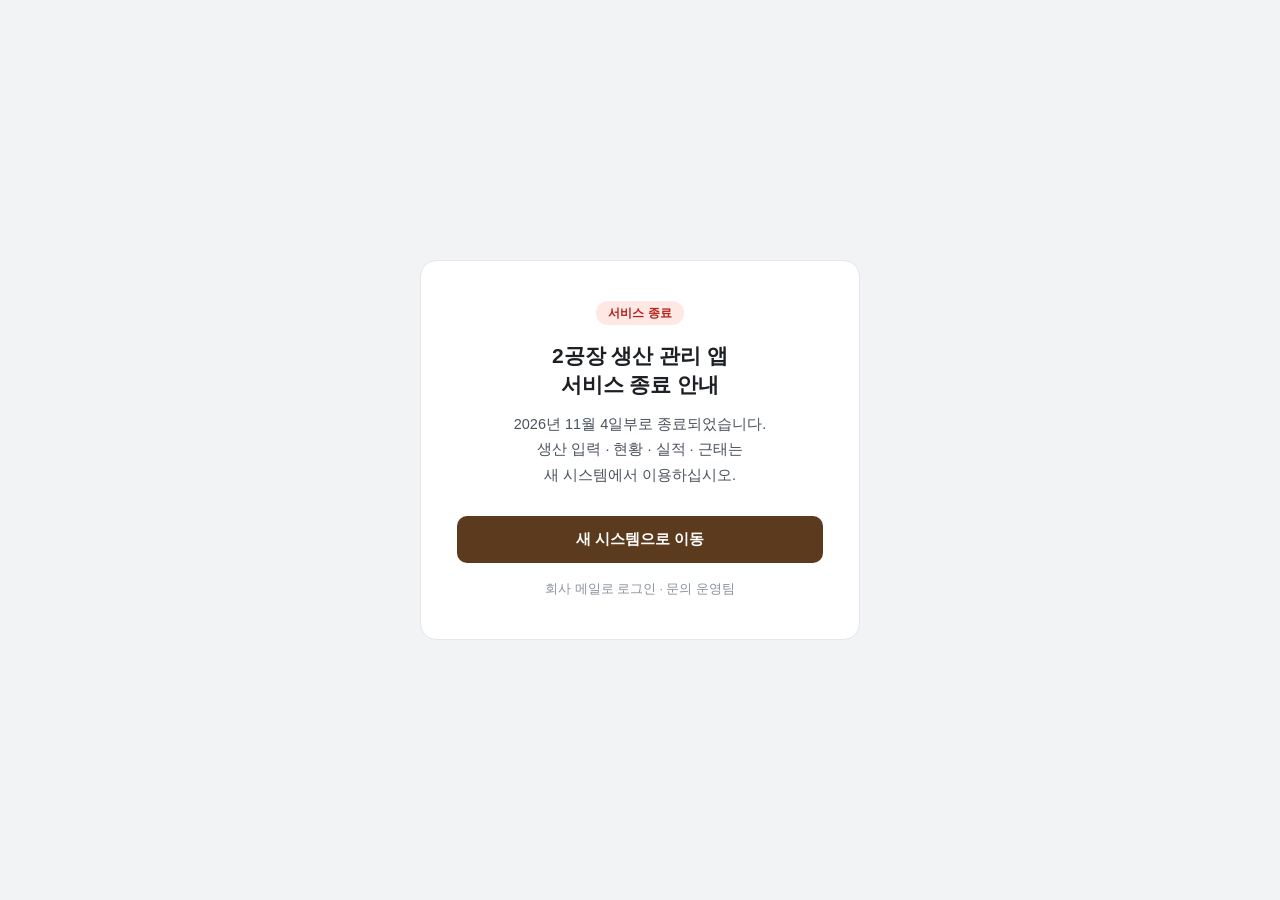
<file: index.html>
<!DOCTYPE html>
<html lang="ko">
<head>
<meta charset="utf-8">
<meta name="viewport" content="width=device-width,initial-scale=1">
<meta name="robots" content="noindex,nofollow">
<title>서비스 종료 안내</title>
<style>
  *{box-sizing:border-box;margin:0;padding:0}
  body{min-height:100vh;display:flex;align-items:center;justify-content:center;padding:24px;background:#f1f3f5;color:#1c1f23;
       font-family:-apple-system,BlinkMacSystemFont,"Apple SD Gothic Neo","Malgun Gothic","Noto Sans KR",sans-serif;word-break:keep-all}
  .box{width:100%;max-width:440px;background:#fff;border:1px solid #e3e6ea;border-radius:16px;padding:40px 36px;text-align:center}
  .tag{display:inline-block;font-size:12px;font-weight:700;line-height:1;color:#b42318;background:#fde8e6;border-radius:99px;padding:6px 12px}
  h1{margin-top:16px;font-size:21px;font-weight:800;line-height:1.4}
  .msg{margin-top:12px;font-size:14.5px;line-height:1.75;color:#4a525b}
  .go{display:block;margin-top:28px;padding:14px 0;border-radius:10px;background:#5b3a1e;color:#fff;font-size:15px;font-weight:700;text-decoration:none}
  .s{margin-top:16px;font-size:12.5px;line-height:1.6;color:#8a929b}
</style>
</head>
<body>
  <main class="box">
    <span class="tag">서비스 종료</span>
    <h1>2공장 생산 관리 앱<br>서비스 종료 안내</h1>
    <p class="msg">2026년 11월 4일부로 종료되었습니다.<br>생산 입력 · 현황 · 실적 · 근태는<br>새 시스템에서 이용하십시오.</p>
    <a class="go" href="https://ssbon-fp.dev/operations/">새 시스템으로 이동</a>
    <p class="s">회사 메일로 로그인 · 문의 운영팀</p>
  </main>
</body>
</html>
</file>
